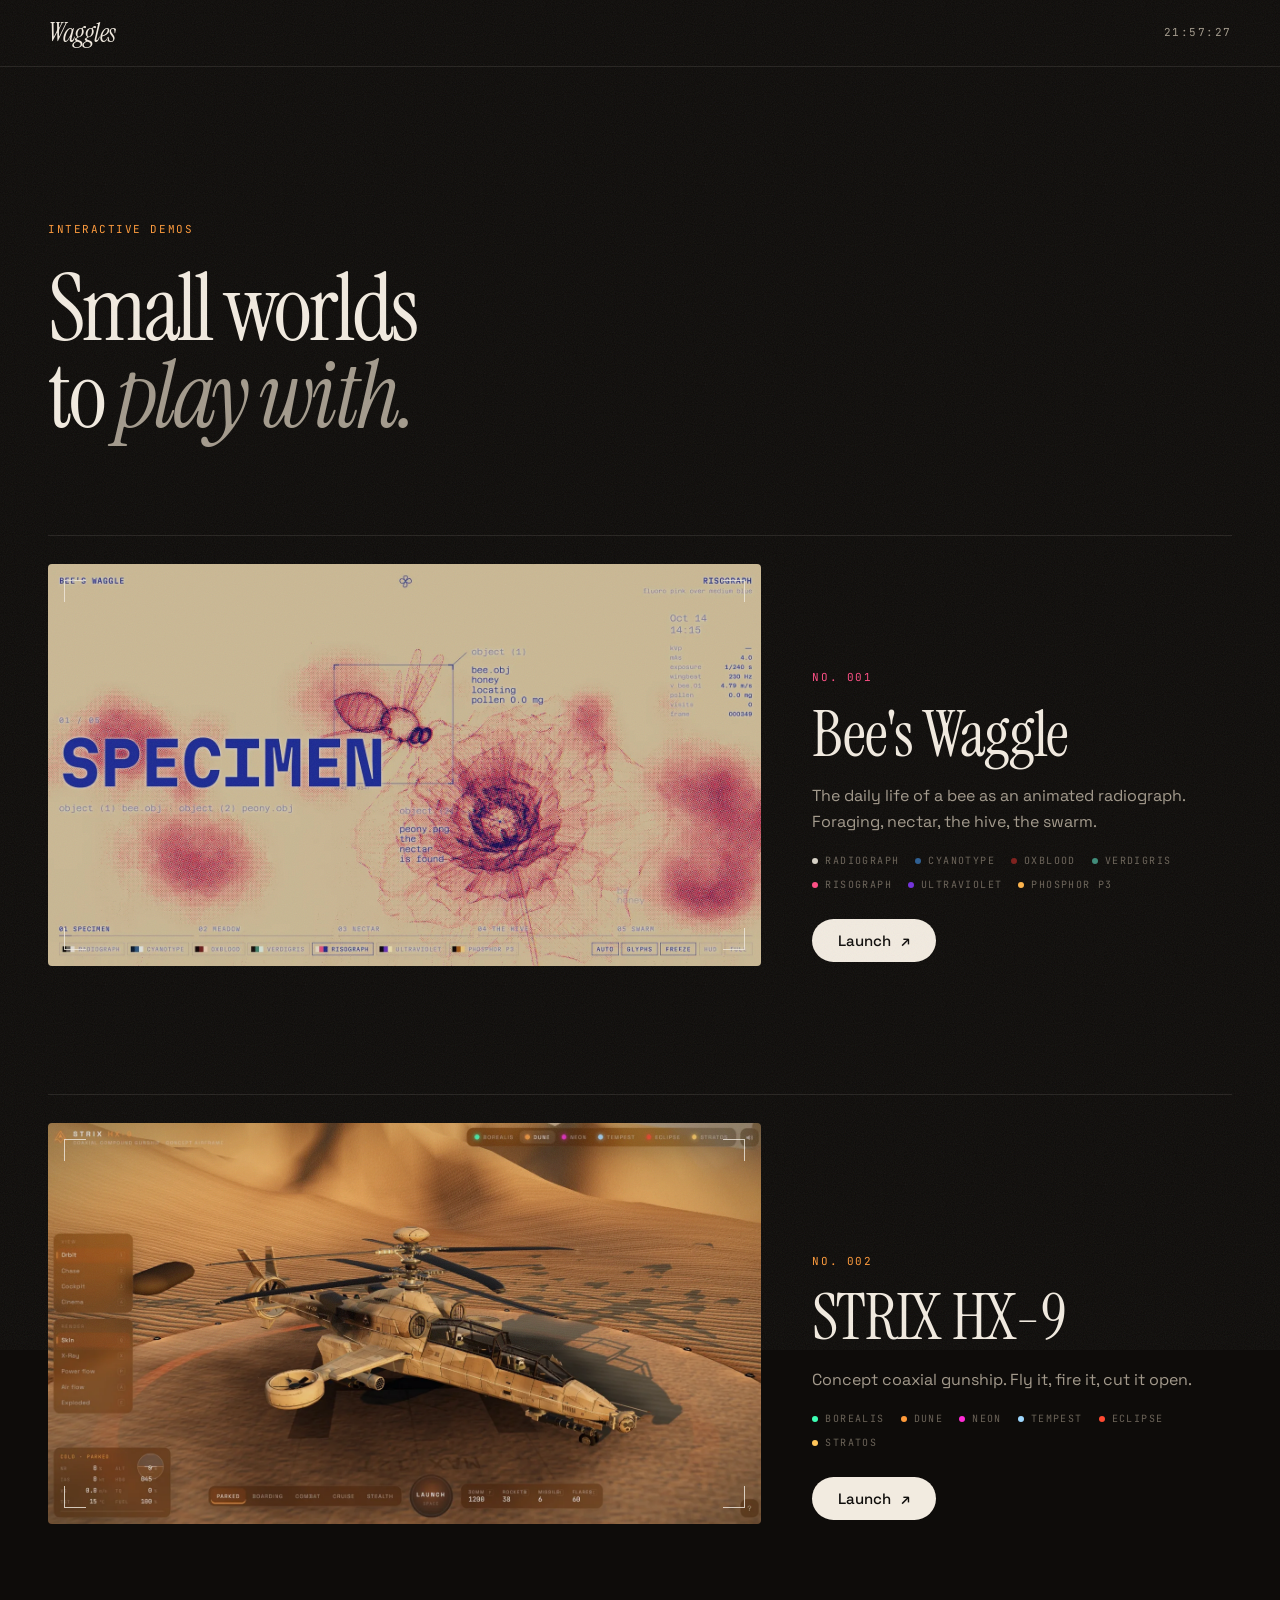
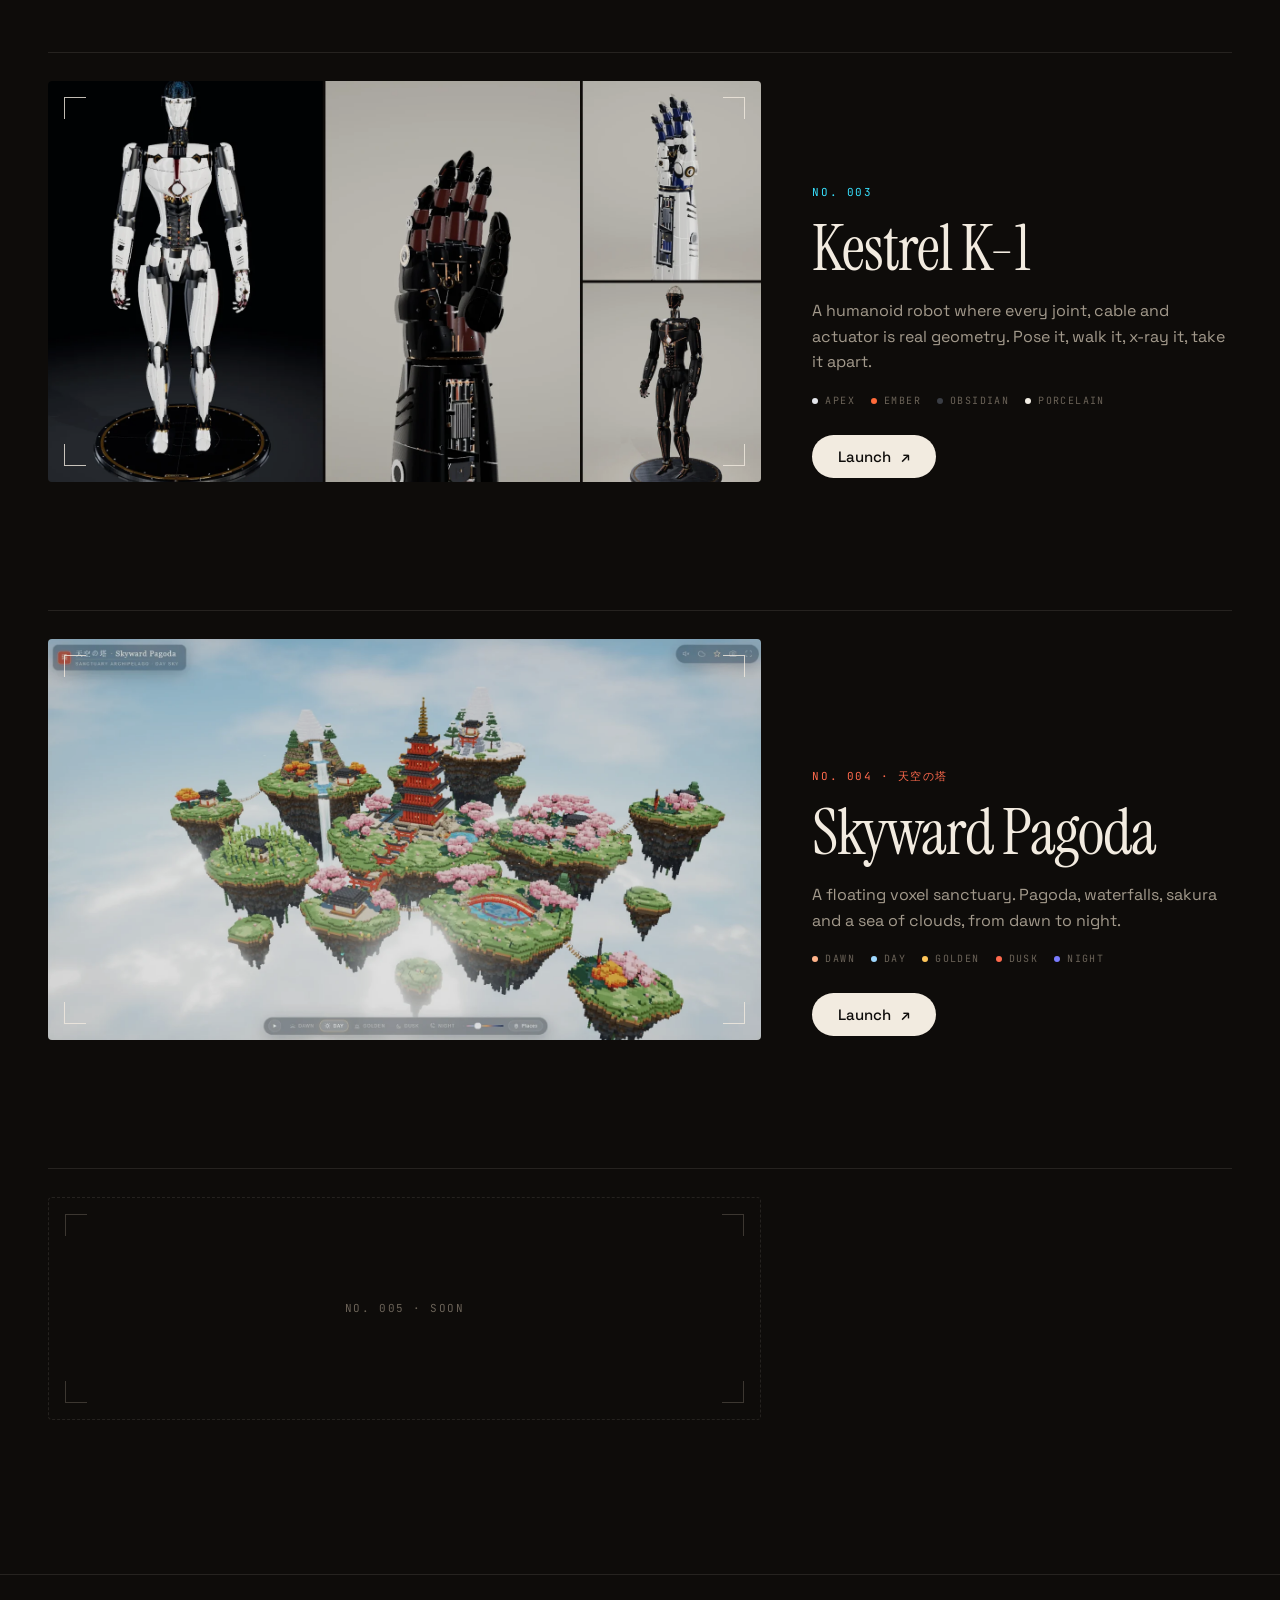
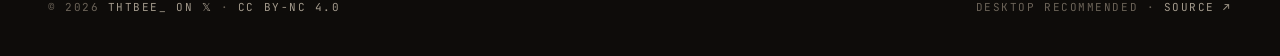
<file: index.html>
<!doctype html>
<html lang="en">
<head>
<meta charset="utf-8">
<meta name="viewport" content="width=device-width,initial-scale=1">
<title>Waggles</title>
<meta name="description" content="Interactive browser demos by thtbee_.">
<meta name="theme-color" content="#0e0c0a">
<meta property="og:title" content="Waggles">
<meta property="og:description" content="Interactive browser demos by thtbee_.">
<meta property="og:type" content="website">
<meta property="og:url" content="https://thtbee.github.io/waggles/">
<meta property="og:image" content="https://thtbee.github.io/waggles/assets/previews/strix-hx9-og.jpg">
<meta name="twitter:card" content="summary_large_image">
<link rel="icon" href="assets/favicon.svg" type="image/svg+xml">
<link rel="preconnect" href="https://fonts.googleapis.com">
<link rel="preconnect" href="https://fonts.gstatic.com" crossorigin>
<link href="https://fonts.googleapis.com/css2?family=Instrument+Serif:ital@0;1&family=JetBrains+Mono:wght@400;500&family=Space+Grotesk:wght@400;500&display=swap" rel="stylesheet">
<link rel="stylesheet" href="assets/site.css">
</head>
<body>
<div class="grain" aria-hidden="true"></div>

<header class="bar">
  <a class="mark" href="./">Waggles</a>
  <span class="mono" id="clock" aria-hidden="true">--:--:--</span>
</header>

<main>
  <section class="hero">
    <p class="eyebrow mono">Interactive demos</p>
    <h1>Small worlds<br>to <em>play with.</em></h1>
  </section>

  <ol class="exhibits">
    <li class="exhibit" style="--accent:#ff4d84">
      <a class="frame" href="bees-waggle/" aria-label="Launch Bee's Waggle">
        <img src="assets/previews/bees-waggle.webp" width="1600" height="900" alt="A bee on a peony rendered as a pink and blue risograph print, under the title SPECIMEN.">
        <span class="corner tl"></span><span class="corner tr"></span><span class="corner bl"></span><span class="corner br"></span>
      </a>

      <div class="caption">
        <div class="num mono">No. 001</div>
        <h2>Bee's Waggle</h2>
        <p>The daily life of a bee as an animated radiograph. Foraging, nectar, the hive, the swarm.</p>
        <ul class="envs mono" aria-label="Film stocks">
          <li style="--c:#d8d2c6">Radiograph</li>
          <li style="--c:#2b5d92">Cyanotype</li>
          <li style="--c:#7d1d1a">Oxblood</li>
          <li style="--c:#3d8b78">Verdigris</li>
          <li style="--c:#ff4d84">Risograph</li>
          <li style="--c:#7330dc">Ultraviolet</li>
          <li style="--c:#ffb44a">Phosphor P3</li>
        </ul>
        <a class="launch" href="bees-waggle/">Launch <span aria-hidden="true">↗</span></a>
      </div>
    </li>

    <li class="exhibit" style="--accent:#ff9a3a">
      <a class="frame" href="strix-hx9/" aria-label="Launch STRIX HX-9">
        <img src="assets/previews/strix-hx9.webp" width="1600" height="900" alt="The STRIX HX-9 gunship parked on a desert landing pad at golden hour, with the demo's control panels around it.">
        <span class="corner tl"></span><span class="corner tr"></span><span class="corner bl"></span><span class="corner br"></span>
      </a>

      <div class="caption">
        <div class="num mono">No. 002</div>
        <h2>STRIX HX-9</h2>
        <p>Concept coaxial gunship. Fly it, fire it, cut it open.</p>
        <ul class="envs mono" aria-label="Environments">
          <li style="--c:#3dffb5">Borealis</li>
          <li style="--c:#ff9a3a">Dune</li>
          <li style="--c:#ff2bd6">Neon</li>
          <li style="--c:#9fd8ff">Tempest</li>
          <li style="--c:#ff4a32">Eclipse</li>
          <li style="--c:#ffc65a">Stratos</li>
        </ul>
        <a class="launch" href="strix-hx9/">Launch <span aria-hidden="true">↗</span></a>
      </div>
    </li>

    <li class="exhibit" style="--accent:#38e2ff">
      <a class="frame" href="kestrel-k1/" aria-label="Launch Kestrel K-1">
        <img src="assets/previews/kestrel-k1.webp" width="1600" height="900" alt="The Kestrel K-1 humanoid robot and its hand in white and black liveries.">
        <span class="corner tl"></span><span class="corner tr"></span><span class="corner bl"></span><span class="corner br"></span>
      </a>

      <div class="caption">
        <div class="num mono">No. 003</div>
        <h2>Kestrel K-1</h2>
        <p>A humanoid robot where every joint, cable and actuator is real geometry. Pose it, walk it, x-ray it, take it apart.</p>
        <ul class="envs mono" aria-label="Liveries">
          <li style="--c:#e4e6eb">Apex</li>
          <li style="--c:#ff6a3a">Ember</li>
          <li style="--c:#3a3d44">Obsidian</li>
          <li style="--c:#f3efe6">Porcelain</li>
        </ul>
        <a class="launch" href="kestrel-k1/">Launch <span aria-hidden="true">↗</span></a>
      </div>
    </li>

    <li class="exhibit" style="--accent:#ff6a4d">
      <a class="frame" href="skyward-pagoda/" aria-label="Launch Skyward Pagoda">
        <img src="assets/previews/skyward-pagoda.webp" width="1600" height="900" alt="A voxel pagoda on a floating island above a sea of clouds.">
        <span class="corner tl"></span><span class="corner tr"></span><span class="corner bl"></span><span class="corner br"></span>
      </a>

      <div class="caption">
        <div class="num mono">No. 004 · 天空の塔</div>
        <h2>Skyward Pagoda</h2>
        <p>A floating voxel sanctuary. Pagoda, waterfalls, sakura and a sea of clouds, from dawn to night.</p>
        <ul class="envs mono" aria-label="Times of day">
          <li style="--c:#ffb38a">Dawn</li>
          <li style="--c:#9fd8ff">Day</li>
          <li style="--c:#ffc65a">Golden</li>
          <li style="--c:#ff6a4d">Dusk</li>
          <li style="--c:#7a7cff">Night</li>
        </ul>
        <a class="launch" href="skyward-pagoda/">Launch <span aria-hidden="true">↗</span></a>
      </div>
    </li>

    <li class="exhibit pending" aria-label="Next demo, in progress">
      <div class="frame empty">
        <span class="corner tl"></span><span class="corner tr"></span><span class="corner bl"></span><span class="corner br"></span>
        <span class="mono">No. 005 · Soon</span>
      </div>
    </li>
  </ol>
</main>

<footer class="foot mono">
  <span>© 2026 <a href="https://x.com/thtbee_">thtbee_ on 𝕏</a> · <a href="https://github.com/thtbee/waggles/blob/main/LICENSE">CC BY-NC 4.0</a></span>
  <span>Desktop recommended · <a href="https://github.com/thtbee/waggles">Source ↗</a></span>
</footer>

<script>
  const clock = document.getElementById('clock');
  const tick = () => { clock.textContent = new Date().toLocaleTimeString('en-GB', { hour12: false }); };
  tick(); setInterval(tick, 1000);

  if (matchMedia('(hover: hover) and (prefers-reduced-motion: no-preference)').matches) {
    document.querySelectorAll('.frame img').forEach((img) => {
      const frame = img.parentElement;
      frame.addEventListener('pointermove', (e) => {
        const r = frame.getBoundingClientRect();
        const x = (e.clientX - r.left) / r.width - 0.5, y = (e.clientY - r.top) / r.height - 0.5;
        img.style.transform = `scale(1.06) translate(${x * -2}%, ${y * -2}%)`;
      });
      frame.addEventListener('pointerleave', () => { img.style.transform = ''; });
    });
  }
</script>
</body>
</html>
</file>
<file: assets/site.css>
:root {
  color-scheme: dark;
  --bg: #0e0c0a;
  --ink: #f2ebe0;
  --dim: #a39a8c;
  --faint: #6b6358;
  --line: rgba(242, 235, 224, .1);
  --accent: #ff9a3a;
  --serif: 'Instrument Serif', Georgia, serif;
  --sans: 'Space Grotesk', system-ui, sans-serif;
  --mono: 'JetBrains Mono', ui-monospace, monospace;
  --gutter: clamp(16px, 4vw, 48px);
}

* { box-sizing: border-box; margin: 0; padding: 0; }

body {
  min-height: 100vh;
  background: var(--bg);
  color: var(--ink);
  font: 400 16px/1.6 var(--sans);
  -webkit-font-smoothing: antialiased;
}

a { color: inherit; text-decoration: none; }
ol, ul { list-style: none; }
.mono { font-family: var(--mono); font-size: 11px; letter-spacing: .14em; text-transform: uppercase; }

/* film grain over everything */
.grain {
  position: fixed; inset: -50%; z-index: 10; pointer-events: none; opacity: .07;
  background-image: url("data:image/svg+xml,%3Csvg xmlns='http://www.w3.org/2000/svg' width='200' height='200'%3E%3Cfilter id='n'%3E%3CfeTurbulence type='fractalNoise' baseFrequency='.9' numOctaves='3' stitchTiles='stitch'/%3E%3C/filter%3E%3Crect width='100%25' height='100%25' filter='url(%23n)'/%3E%3C/svg%3E");
  animation: grain 1s steps(6) infinite;
}
@keyframes grain {
  0% { transform: translate(0, 0); } 20% { transform: translate(-3%, 2%); } 40% { transform: translate(2%, -3%); }
  60% { transform: translate(-2%, -1%); } 80% { transform: translate(3%, 3%); } 100% { transform: translate(0, 0); }
}

/* top bar */
.bar {
  display: flex; align-items: center; justify-content: space-between; gap: 16px;
  padding: 20px var(--gutter); border-bottom: 1px solid var(--line); color: var(--dim);
}
.mark { font: italic 400 26px/1 var(--serif); color: var(--ink); letter-spacing: -.01em; }
#clock { font-variant-numeric: tabular-nums; }

/* hero */
.hero { padding: clamp(64px, 12vw, 160px) var(--gutter) clamp(48px, 8vw, 96px); max-width: 1400px; margin: 0 auto; }
.eyebrow { color: var(--accent); margin-bottom: 28px; }
.hero h1 {
  font: 400 clamp(44px, 7.2vw, 116px)/.94 var(--serif);
  letter-spacing: -.035em;
}
.hero h1 em { color: var(--dim); }

/* exhibits */
.exhibits { max-width: 1400px; margin: 0 auto; padding: 0 var(--gutter); display: grid; gap: clamp(64px, 10vw, 128px); }

.exhibit {
  display: grid; grid-template-columns: minmax(0, 1.7fr) minmax(260px, 1fr); gap: clamp(24px, 4vw, 56px);
  align-items: end; padding-top: 28px; border-top: 1px solid var(--line);
}

.frame {
  position: relative; display: block; aspect-ratio: 16 / 9; overflow: hidden;
  background: #17130f; border-radius: 4px;
}
.frame img {
  width: 100%; height: 100%; object-fit: cover; display: block;
  transform: scale(1.02); transition: transform .9s cubic-bezier(.2, .7, .2, 1), filter .6s;
  filter: saturate(.92) brightness(.92);
}
.frame:hover img, .frame:focus-visible img { filter: saturate(1.05) brightness(1); }
.frame:focus-visible { outline: 2px solid var(--accent); outline-offset: 4px; }

/* viewfinder corners */
.corner { position: absolute; width: 22px; height: 22px; border: 0 solid var(--ink); opacity: .8; transition: inset .5s cubic-bezier(.2, .7, .2, 1), border-color .4s; z-index: 1; }
.tl { top: 16px; left: 16px; border-top-width: 1.5px; border-left-width: 1.5px; }
.tr { top: 16px; right: 16px; border-top-width: 1.5px; border-right-width: 1.5px; }
.bl { bottom: 16px; left: 16px; border-bottom-width: 1.5px; border-left-width: 1.5px; }
.br { bottom: 16px; right: 16px; border-bottom-width: 1.5px; border-right-width: 1.5px; }
a.frame:hover .corner { border-color: var(--accent); }
a.frame:hover .tl { top: 28px; left: 28px; } a.frame:hover .tr { top: 28px; right: 28px; }
a.frame:hover .bl { bottom: 28px; left: 28px; } a.frame:hover .br { bottom: 28px; right: 28px; }


/* caption */
.caption { display: flex; flex-direction: column; gap: 18px; padding-bottom: 4px; }
.num { color: var(--accent); }
.caption h2 { font: 400 clamp(44px, 5vw, 72px)/.95 var(--serif); letter-spacing: -.02em; }
.caption p { color: var(--dim); }
.envs { display: flex; flex-wrap: wrap; gap: 8px 16px; color: var(--faint); font-size: 10px; }
.envs li { display: flex; align-items: center; gap: 7px; }
.envs li::before { content: ''; width: 6px; height: 6px; border-radius: 50%; background: var(--c); }

.launch {
  align-self: flex-start; margin-top: 8px;
  display: inline-flex; align-items: center; gap: 10px;
  padding: 14px 26px; border-radius: 999px;
  background: var(--ink); color: var(--bg);
  font: 500 15px/1 var(--sans);
  transition: background .25s, transform .25s;
}
.launch:hover { background: var(--accent); transform: translateY(-1px); }
.launch:focus-visible { outline: 2px solid var(--accent); outline-offset: 3px; }
.launch span { transition: transform .25s; }
.launch:hover span { transform: translate(2px, -2px); }

/* placeholder for the next demo */
.pending { grid-template-columns: minmax(0, 1.7fr) minmax(260px, 1fr); }
.frame.empty {
  display: grid; place-items: center; color: var(--faint); background: transparent;
  border: 1px dashed var(--line); aspect-ratio: 16 / 5;
}
.frame.empty .corner { border-color: var(--faint); opacity: .5; }

/* footer */
.foot {
  max-width: 1400px; margin: clamp(80px, 12vw, 160px) auto 0; padding: 24px var(--gutter) 40px;
  display: flex; flex-wrap: wrap; justify-content: space-between; gap: 12px;
  color: var(--faint); border-top: 1px solid var(--line);
}
.foot a { color: var(--dim); }
.foot a:hover { color: var(--accent); }

@media (max-width: 860px) {
  .exhibit, .pending { grid-template-columns: 1fr; }
  .corner { width: 16px; height: 16px; }
  .tl, .tr { top: 10px; } .bl, .br { bottom: 10px; }
  .tl, .bl { left: 10px; } .tr, .br { right: 10px; }
}

@media (prefers-reduced-motion: reduce) {
  .grain { animation: none; }
  * { transition: none !important; }
}
</file>
